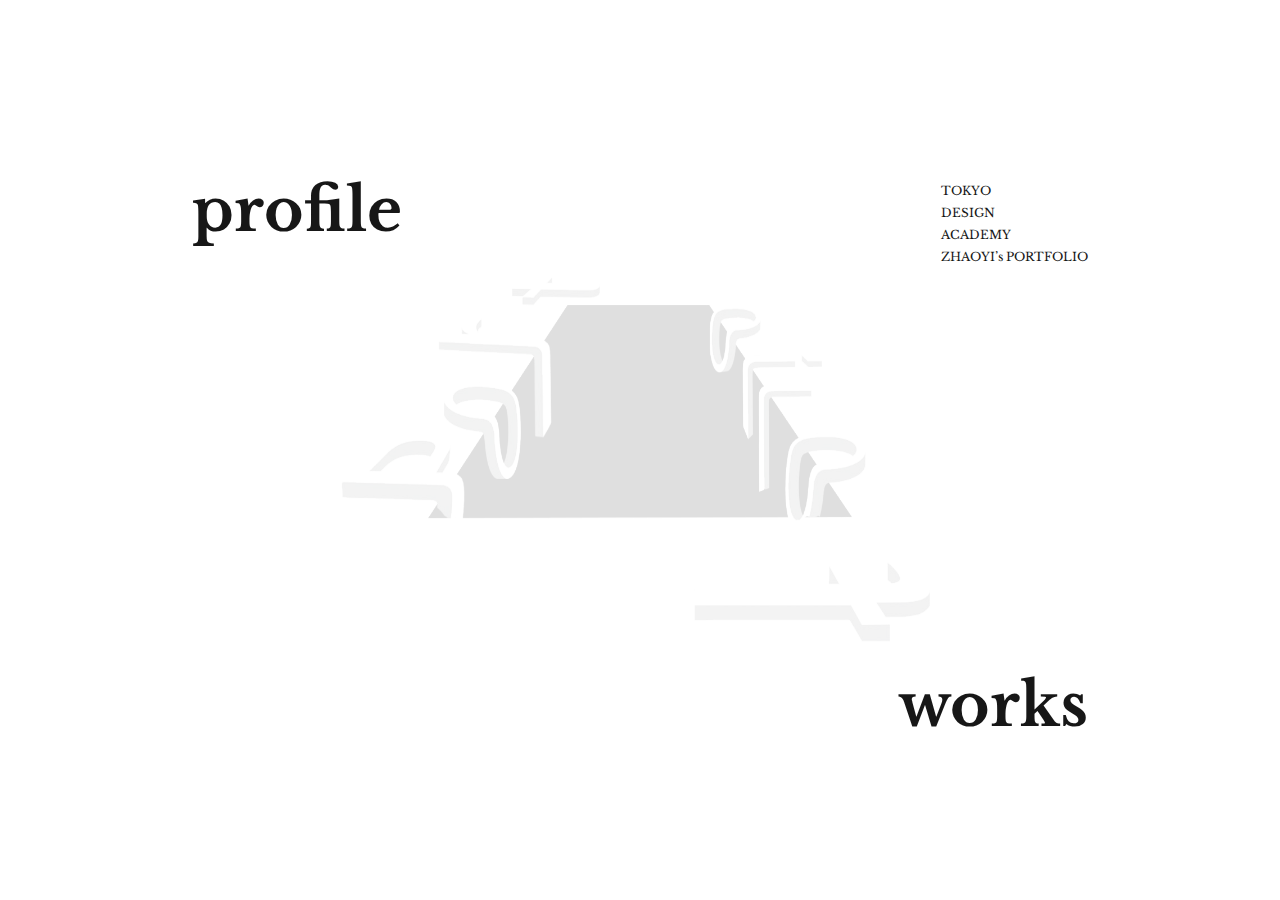
<file: index.html>
<!doctype html>
<html>
<head>
<meta charset="UTF-8">
<title>趙禕 ZHAOYI</title>
	<link rel="stylesheet" href="css/reset.css">
	<link rel="stylesheet" href="https://use.fontawesome.com/releases/v5.8.2/css/all.css" integrity="sha384-oS3vJWv+0UjzBfQzYUhtDYW+Pj2yciDJxpsK1OYPAYjqT085Qq/1cq5FLXAZQ7Ay" crossorigin="anonymous">
	<link href="https://fonts.googleapis.com/css?family=Libre+Baskerville:400,700&display=swap" rel="stylesheet">
	<link rel="stylesheet" href="css/style.css">
	<link rel="stylesheet" href="css/menu.css">
</head>

<body>
	<div class="open"><img src="images/open1.png" alt=""></div>
	<main>
		<ul>
			<li><a href="profile.html">profile</a></li>
		</ul>
		<p>TOKYO<br>DESIGN<br>ACADEMY<br>ZHAOYI’s  PORTFOLIO</p>
		<ul>
			<li><a href="works.html">works</a></li>
		</ul>
	</main>
	<div class="menubtn"></div>
	<div class="menuafter"></div>
	<div class="menu">
			<div class="menuleft">
			<li><a href="index.html">Home</a></li>
			<li class="profile"><a href="profile.html">Profile</a></li>
			</div><!--left-->
			<li class="works"><a href="works.html">Works</a></li>
			<div class="menuright">
			<li><a href="web.html">Web Design</a></li>
			<li><a href="ad.html">Advertising</a></li>
			<li><a href="package.html">Package</a></li>
			<li><a href="others.html">Others</a></li>
			</div><!--right-->
	</div><!--menu-->
	<script src="https://ajax.googleapis.com/ajax/libs/jquery/3.4.1/jquery.min.js"></script>
	<script>
		$('.open').css('display','none').fadeIn(3000);
		$('.white').show(3500,'fast');
		$('.menubtn').on({
			'click':function(){
				$('.menubtn').toggleClass('menubtnc');
				$('.menu').toggleClass('menuafter');
				$('.open').toggle(500);
			}
		});
	</script>
</body>
</html>
</file>
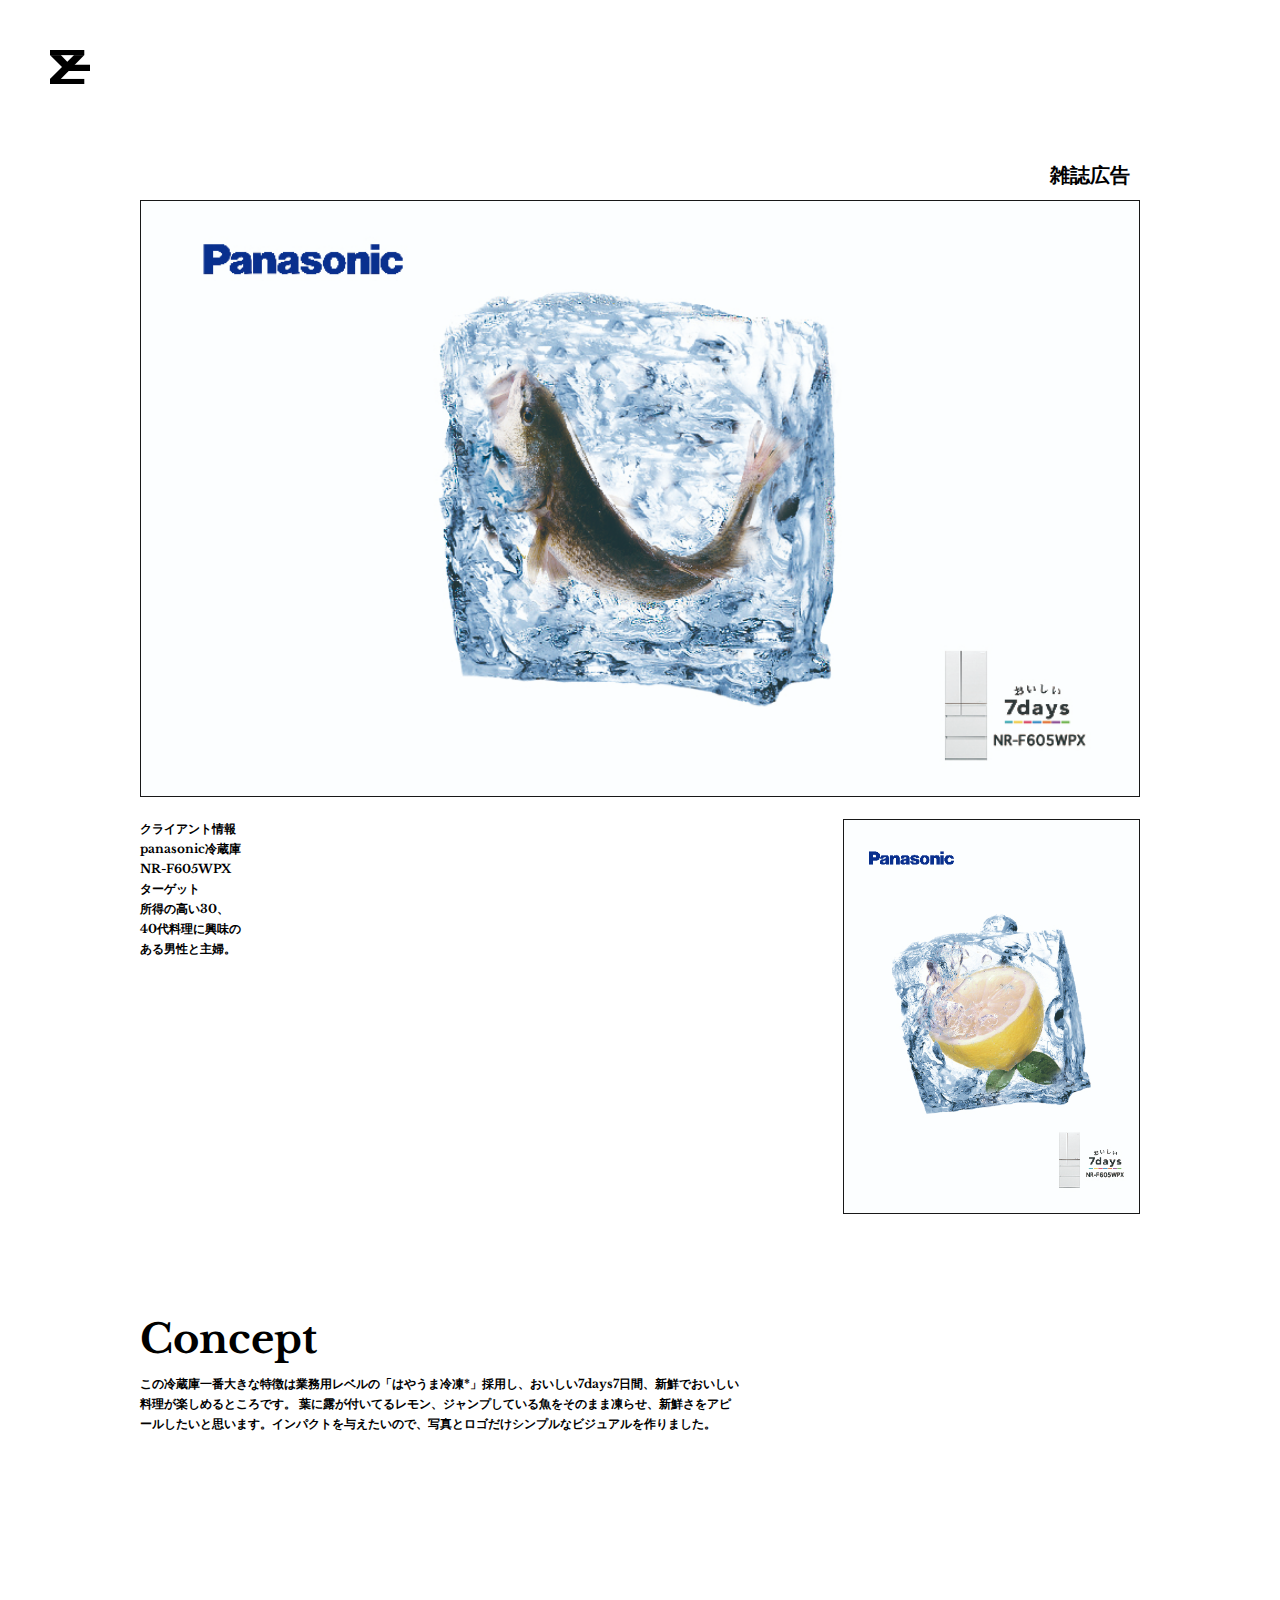
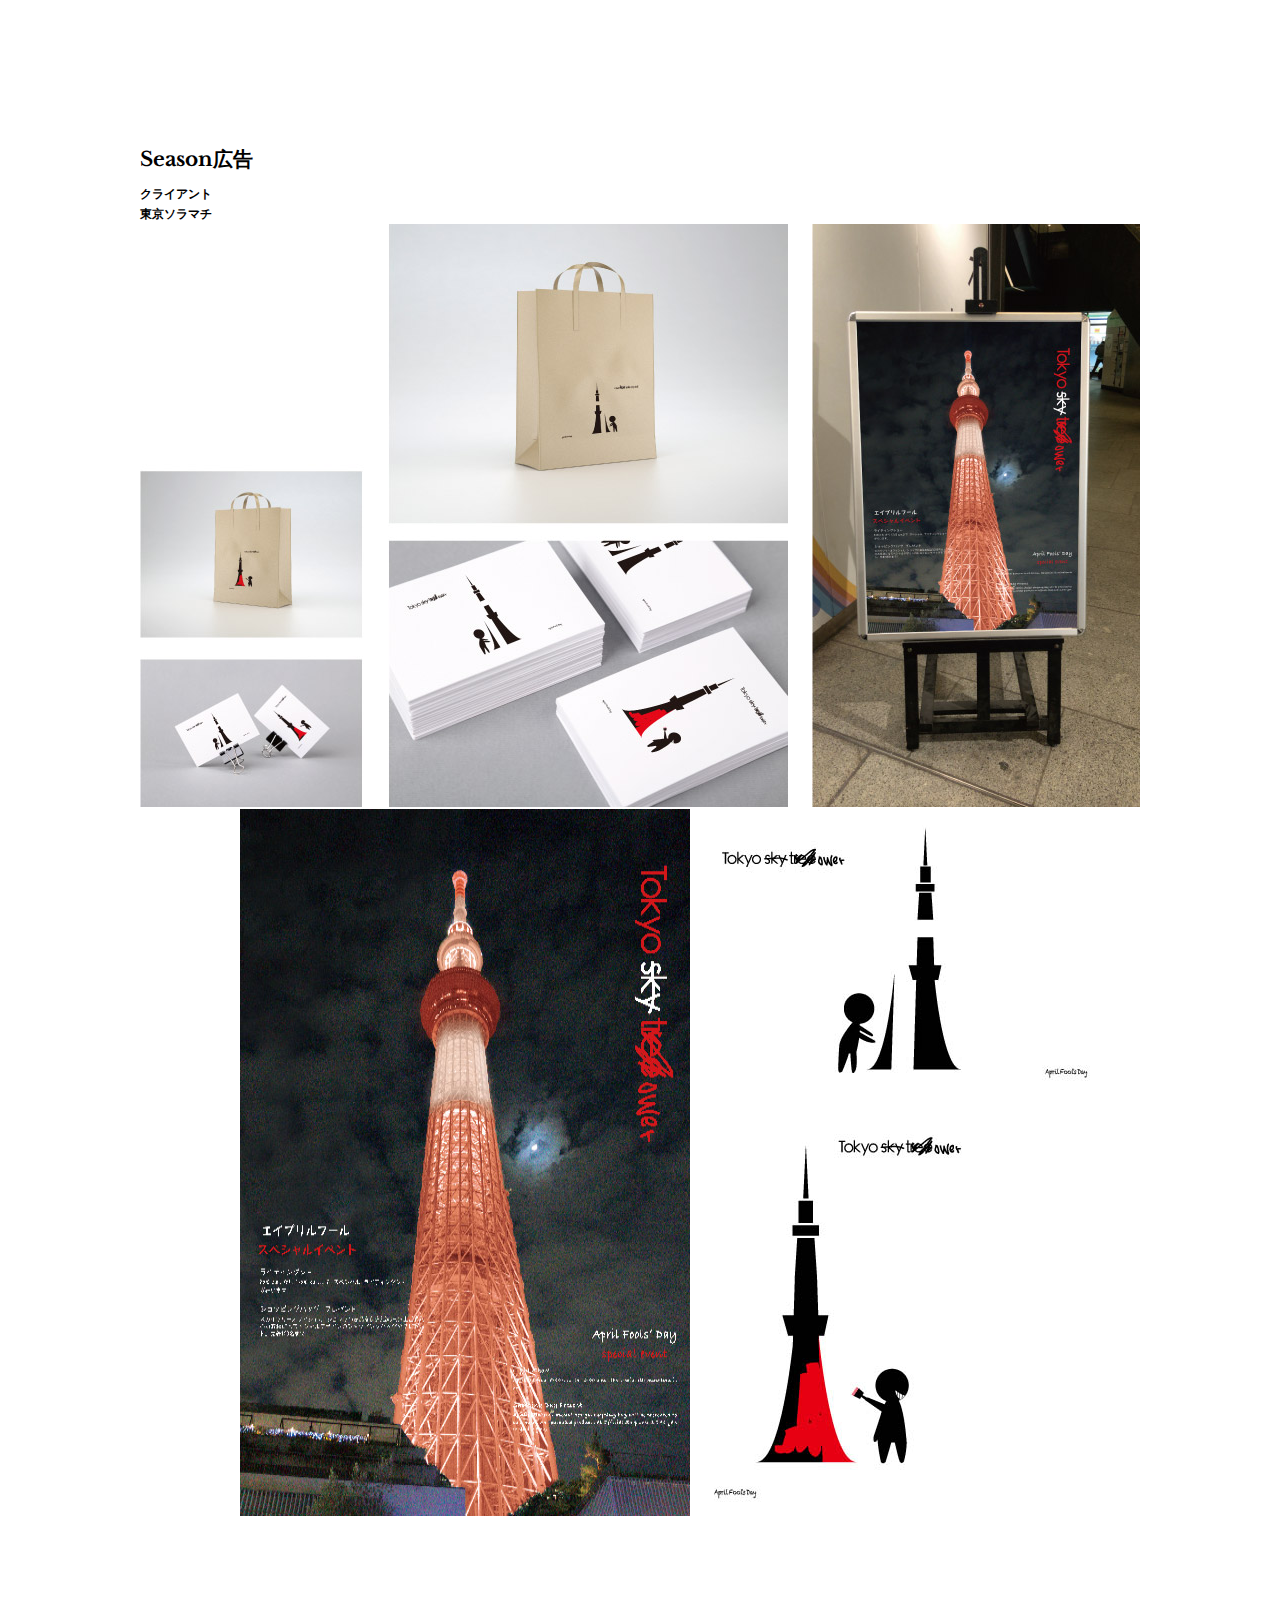
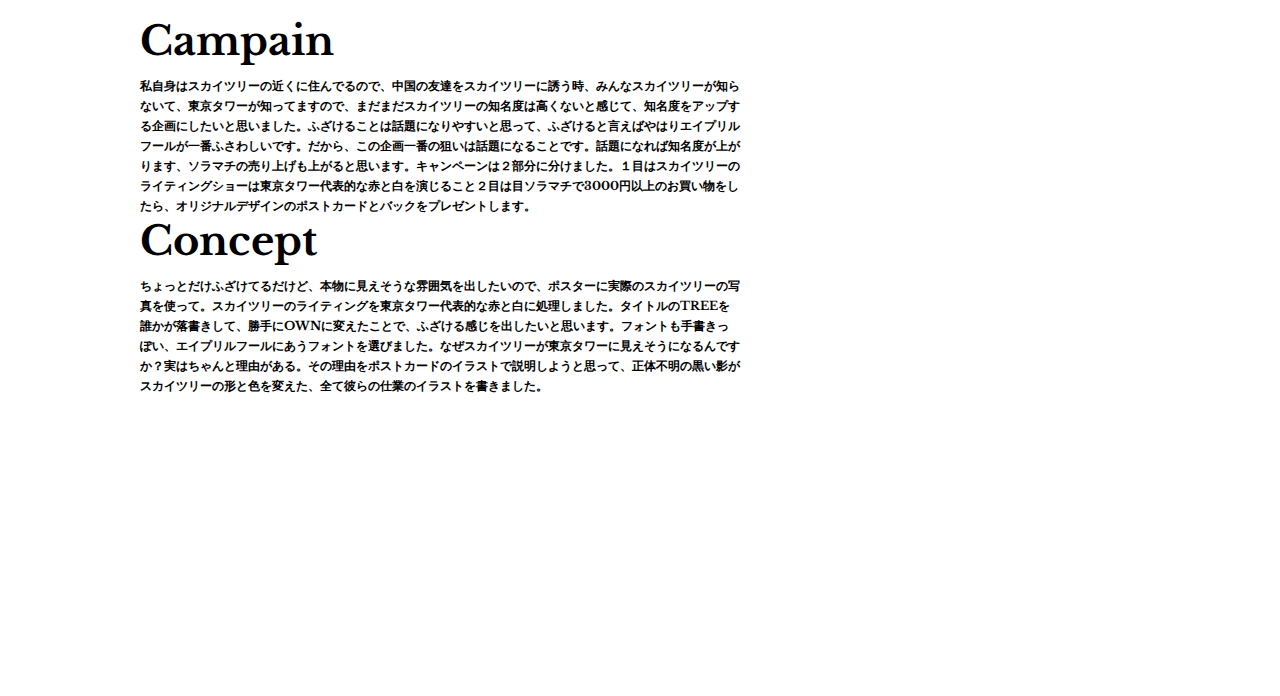
<file: ad.html>
<!doctype html>
<html>
<head>
<meta charset="UTF-8">
<title>Advertising</title>
	<link rel="stylesheet" href="css/reset.css">
	<link rel="stylesheet" href="https://use.fontawesome.com/releases/v5.8.2/css/all.css" integrity="sha384-oS3vJWv+0UjzBfQzYUhtDYW+Pj2yciDJxpsK1OYPAYjqT085Qq/1cq5FLXAZQ7Ay" crossorigin="anonymous">
	<link href="https://fonts.googleapis.com/css?family=Libre+Baskerville:400,700&display=swap" rel="stylesheet">
	<link rel="stylesheet" href="css/ad.css">
	<link rel="stylesheet" href="css/menu.css">	
</head>

<body>
	<div class="logo"><a href="index.html"><img src="images/logo.png" alt=""></a></div>
	<div class="menubtn"></div>
	<div class="menuafter"></div>
	<div class="menu">
			<div class="menuleft">
			<li><a href="index.html">Home</a></li>
			<li><a href="profile.html">Profile</a></li>
			</div><!--left-->
			<li class="works"><a href="works.html">Works</a></li>
			<div class="menuright">
			<li><a href="web.html">Web Design</a></li>
			<li><a href="ad.html">Advertising</a></li>
			<li><a href="package.html">Package</a></li>
			<li><a href="#">Others</a></li>
			<li><a href="#"></a></li>
			</div><!--right-->
	</div><!--menu-->
	<main>
		<h1>雑誌広告</h1>
		<div>
			<img class="mtop" src="images/ad1.jpg" alt="">
			<div class="munder">
				<p>クライアント情報<br>panasonic冷蔵庫NR-F605WPX<br>ターゲット<br>所得の高い30、40代料理に興味のある男性と主婦。</p>
				<img src="images/ad3s.jpg" alt="">
			</div>
		</div>
		<div class="concept">
			<h2>Concept</h2>
			<p>この冷蔵庫一番大きな特徴は業務用レベルの「はやうま冷凍*」採用し、おいしい7days7日間、新鮮でおいしい料理が楽しめるところです。
			葉に露が付いてるレモン、ジャンプしている魚をそのまま凍らせ、新鮮さをアピールしたいと思います。インパクトを与えたいので、写真とロゴだけシンプルなビジュアルを作りました。</p>
		</div>
		<h1>Season広告</h1>
		<p>クライアント<br>東京ソラマチ</p>
		<div>
			<img class="stop" src="images/ad7.jpg" alt="">
			<div class="sunder">
				<img src="images/ad4.jpg" alt="">
				<div class="sunderright">
					<img src="images/ad5.jpg" alt="">
					<img src="images/ad6.jpg" alt="">
				</div>
			</div>
		</div>
		<div class="concept">
			<h2>Campain</h2>
			<p>私自身はスカイツリーの近くに住んでるので、中国の友達をスカイツリーに誘う時、みんなスカイツリーが知らないて、東京タワーが知ってますので、まだまだスカイツリーの知名度は高くないと感じて、知名度をアップする企画にしたいと思いました。ふざけることは話題になりやすいと思って、ふざけると言えばやはりエイプリルフールが一番ふさわしいです。だから、この企画一番の狙いは話題になることです。話題になれば知名度が上がります、ソラマチの売り上げも上がると思います。キャンペーンは２部分に分けました。１目はスカイツリーのライティングショーは東京タワー代表的な赤と白を演じること２目は目ソラマチで3000円以上のお買い物をしたら、オリジナルデザインのポストカードとバックをプレゼントします。</p>
			<h2>Concept</h2>
			<p>ちょっとだけふざけてるだけど、本物に見えそうな雰囲気を出したいので、ポスターに実際のスカイツリーの写真を使って。スカイツリーのライティングを東京タワー代表的な赤と白に処理しました。タイトルのTREEを誰かが落書きして、勝手にOWNに変えたことで、ふざける感じを出したいと思います。フォントも手書きっぽい、エイプリルフールにあうフォントを選びました。なぜスカイツリーが東京タワーに見えそうになるんですか？実はちゃんと理由がある。その理由をポストカードのイラストで説明しようと思って、正体不明の黒い影がスカイツリーの形と色を変えた、全て彼らの仕業のイラストを書きました。</p>
		</div>
	</main>
		<div class="return"><i class="fas fa-caret-up"></i></div>
	<script src="https://ajax.googleapis.com/ajax/libs/jquery/3.4.1/jquery.min.js"></script>
	<script>
		$('.menubtn').on({
			'click':function(){
				$('.menubtn').toggleClass('menubtnc');
				$('.menu').toggleClass('menuafter');	
			}
	});
		$('.return').on({
    			'click':function(){
        $('html,body').animate({scrollTop:0},700);
    	}
	});
		$(window).scroll(function(){
    	if($(this).scrollTop()>1){
        $('.menu').fadeOut(700);
		}else{
			$('.menu').fadeIn(1);
		}
	});
		$(window).scroll(function(){
    	if($(this).scrollTop()>100){
        $('.return').fadeIn(400);
    	}else{
        $('.return').fadeOut(400);
    	}
	});
	</script>
</body>
</html>
</file>
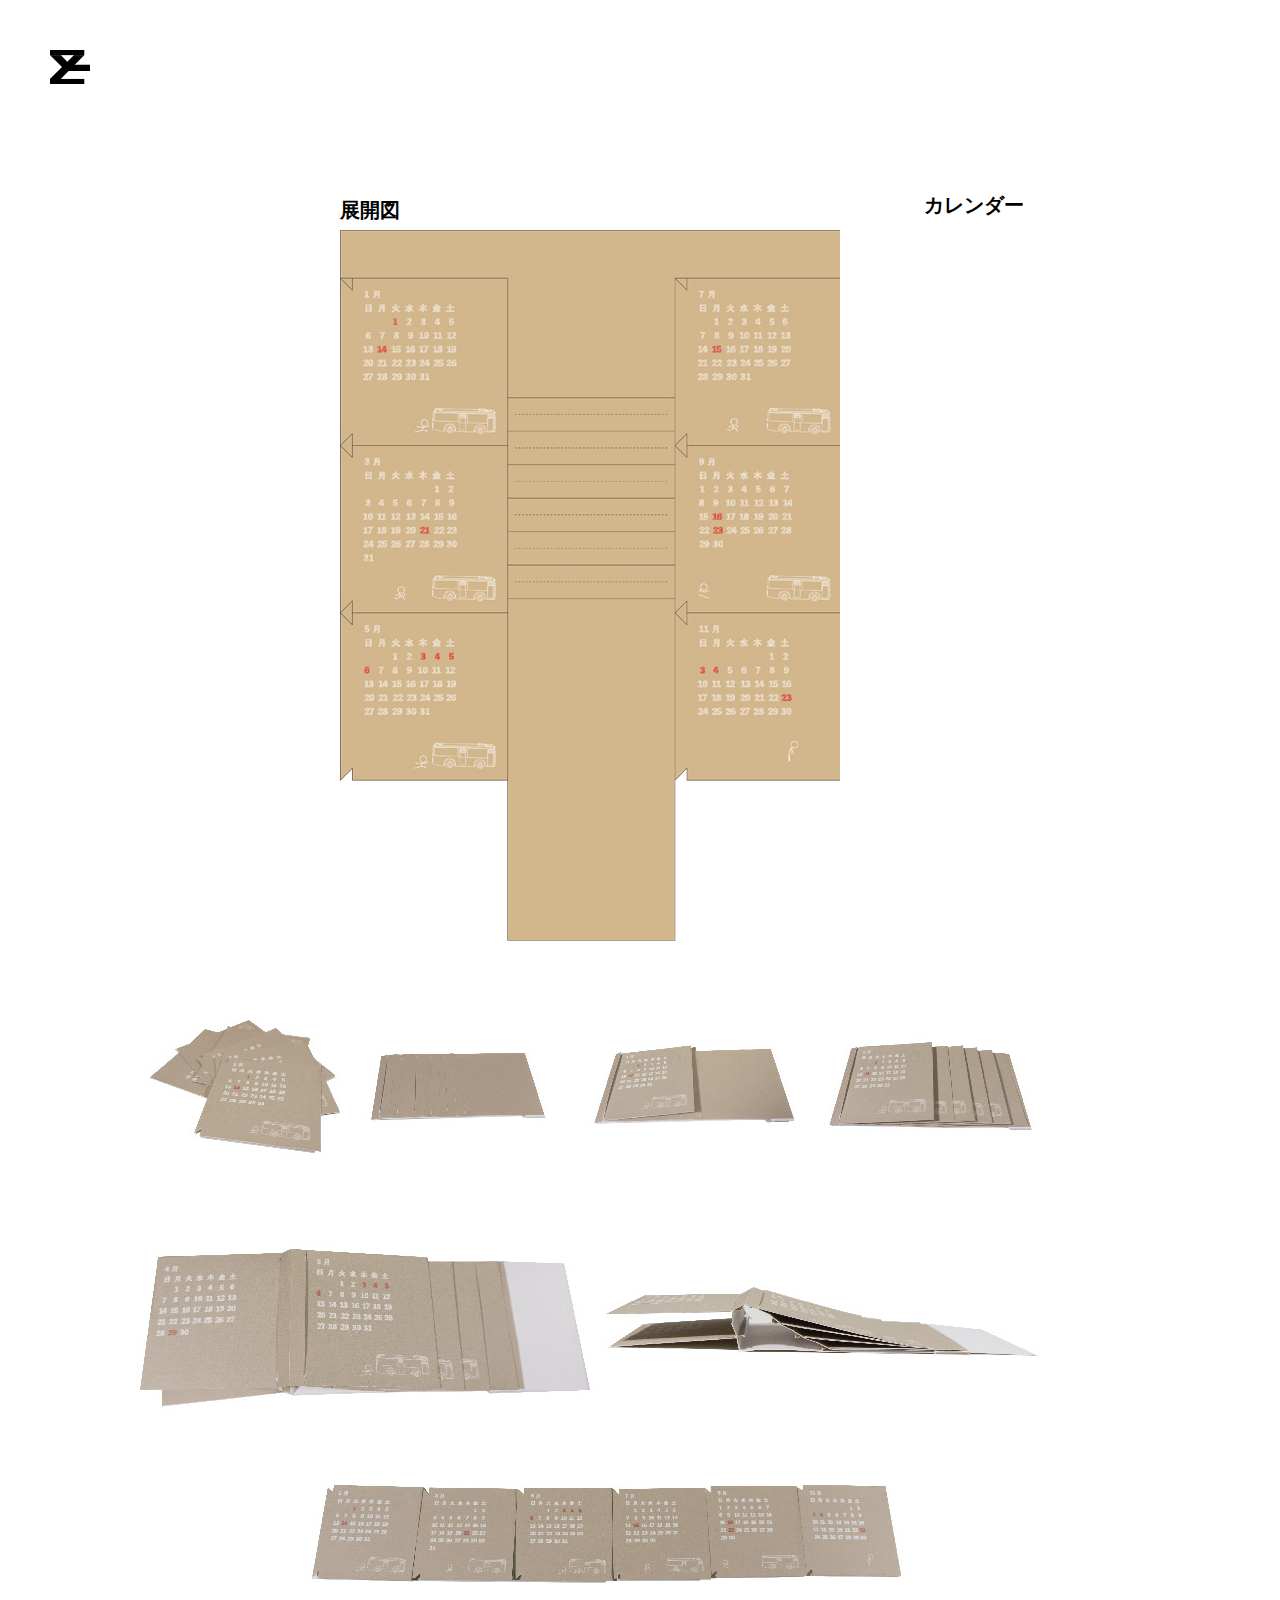
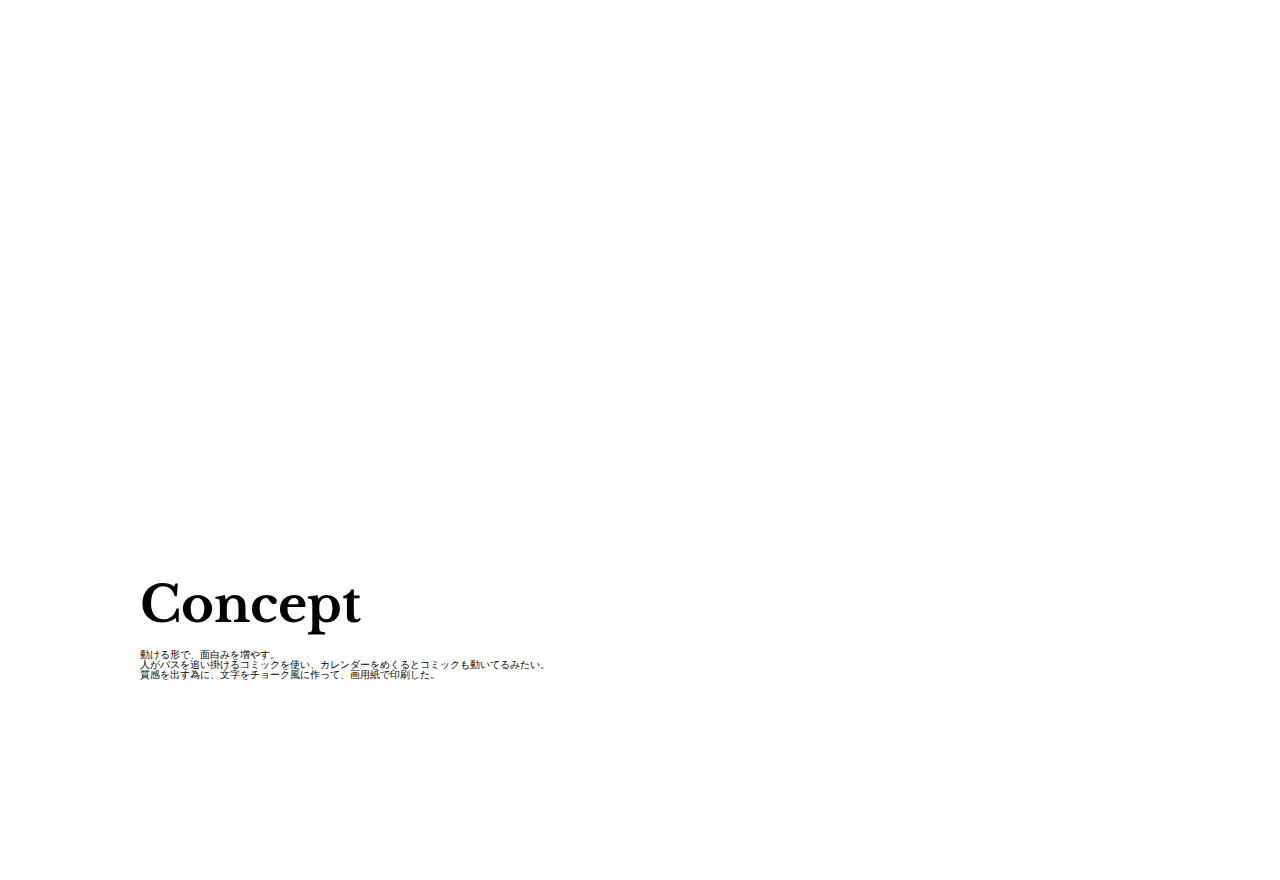
<file: others.html>
<!doctype html>
<html>
<head>
<meta charset="UTF-8">
<title>Others</title>
	<link rel="stylesheet" href="css/reset.css">
	<link rel="stylesheet" href="css/others.css">
	<link rel="stylesheet" href="css/menu.css">
	<link rel="stylesheet" href="https://use.fontawesome.com/releases/v5.8.2/css/all.css" integrity="sha384-oS3vJWv+0UjzBfQzYUhtDYW+Pj2yciDJxpsK1OYPAYjqT085Qq/1cq5FLXAZQ7Ay" crossorigin="anonymous">
	<link href="https://fonts.googleapis.com/css?family=Libre+Baskerville:400,700&display=swap" rel="stylesheet">
</head>

<body>
	<div class="logo"><a href="index.html"><img src="images/logo.png" alt=""></a></div>
	<div class="menubtn"></div>
	<div class="menuafter"></div>
	<div class="menu">
			<div class="menuleft">
			<li><a href="index.html">Home</a></li>
			<li><a href="profile.html">Profile</a></li>
			</div><!--left-->
			<li class="works"><a href="works.html">Works</a></li>
			<div class="menuright">
			<li><a href="web.html">Web Design</a></li>
			<li><a href="ad.html">Advertising</a></li>
			<li><a href="package.html">Package</a></li>
			<li><a href="others.html">Others</a></li>
			</div><!--right-->
	</div><!--menu-->
	<main>
		<h1>カレンダー</h1>
		<div>
			<div class="imgtop">
				<h3>展開図</h3>
				<img src="images/rili1.jpg" alt="">
			</div>
			<div class="imgunder">
				<img src="images/rili2.jpg" alt="">
			</div>
			<div class="video">
				<iframe width="560" height="315" src="https://www.youtube.com/embed/hnOUKf0gBqo" frameborder="0" allow="accelerometer; autoplay; encrypted-media; gyroscope; picture-in-picture" allowfullscreen></iframe>
			</div>
		</div>
		<div class="concept">
			<h2>Concept</h2>
			<p>動ける形で、面白みを増やす。<br>人がバスを追い掛けるコミックを使い、カレンダーをめくるとコミックも動いてるみたい。<br>質感を出す為に、文字をチョーク風に作って、画用紙で印刷した。</p>
		</div>
	</main>
		<div class="return"><i class="fas fa-caret-up"></i></div>
	<script src="https://ajax.googleapis.com/ajax/libs/jquery/3.4.1/jquery.min.js"></script>
	<script>
		$('.menubtn').on({
			'click':function(){
				$('.menubtn').toggleClass('menubtnc');
				$('.menu').toggleClass('menuafter');	
			}
	});
		$('.return').on({
    			'click':function(){
        $('html,body').animate({scrollTop:0},700);
    	}
	});
		$(window).scroll(function(){
    	if($(this).scrollTop()>1){
        $('.menu').fadeOut(700);
		}else{
			$('.menu').fadeIn(1);
		}
	});
		$(window).scroll(function(){
    	if($(this).scrollTop()>100){
        $('.return').fadeIn(400);
    	}else{
        $('.return').fadeOut(400);
    	}
	});
	</script>
</body>
</html>
</file>
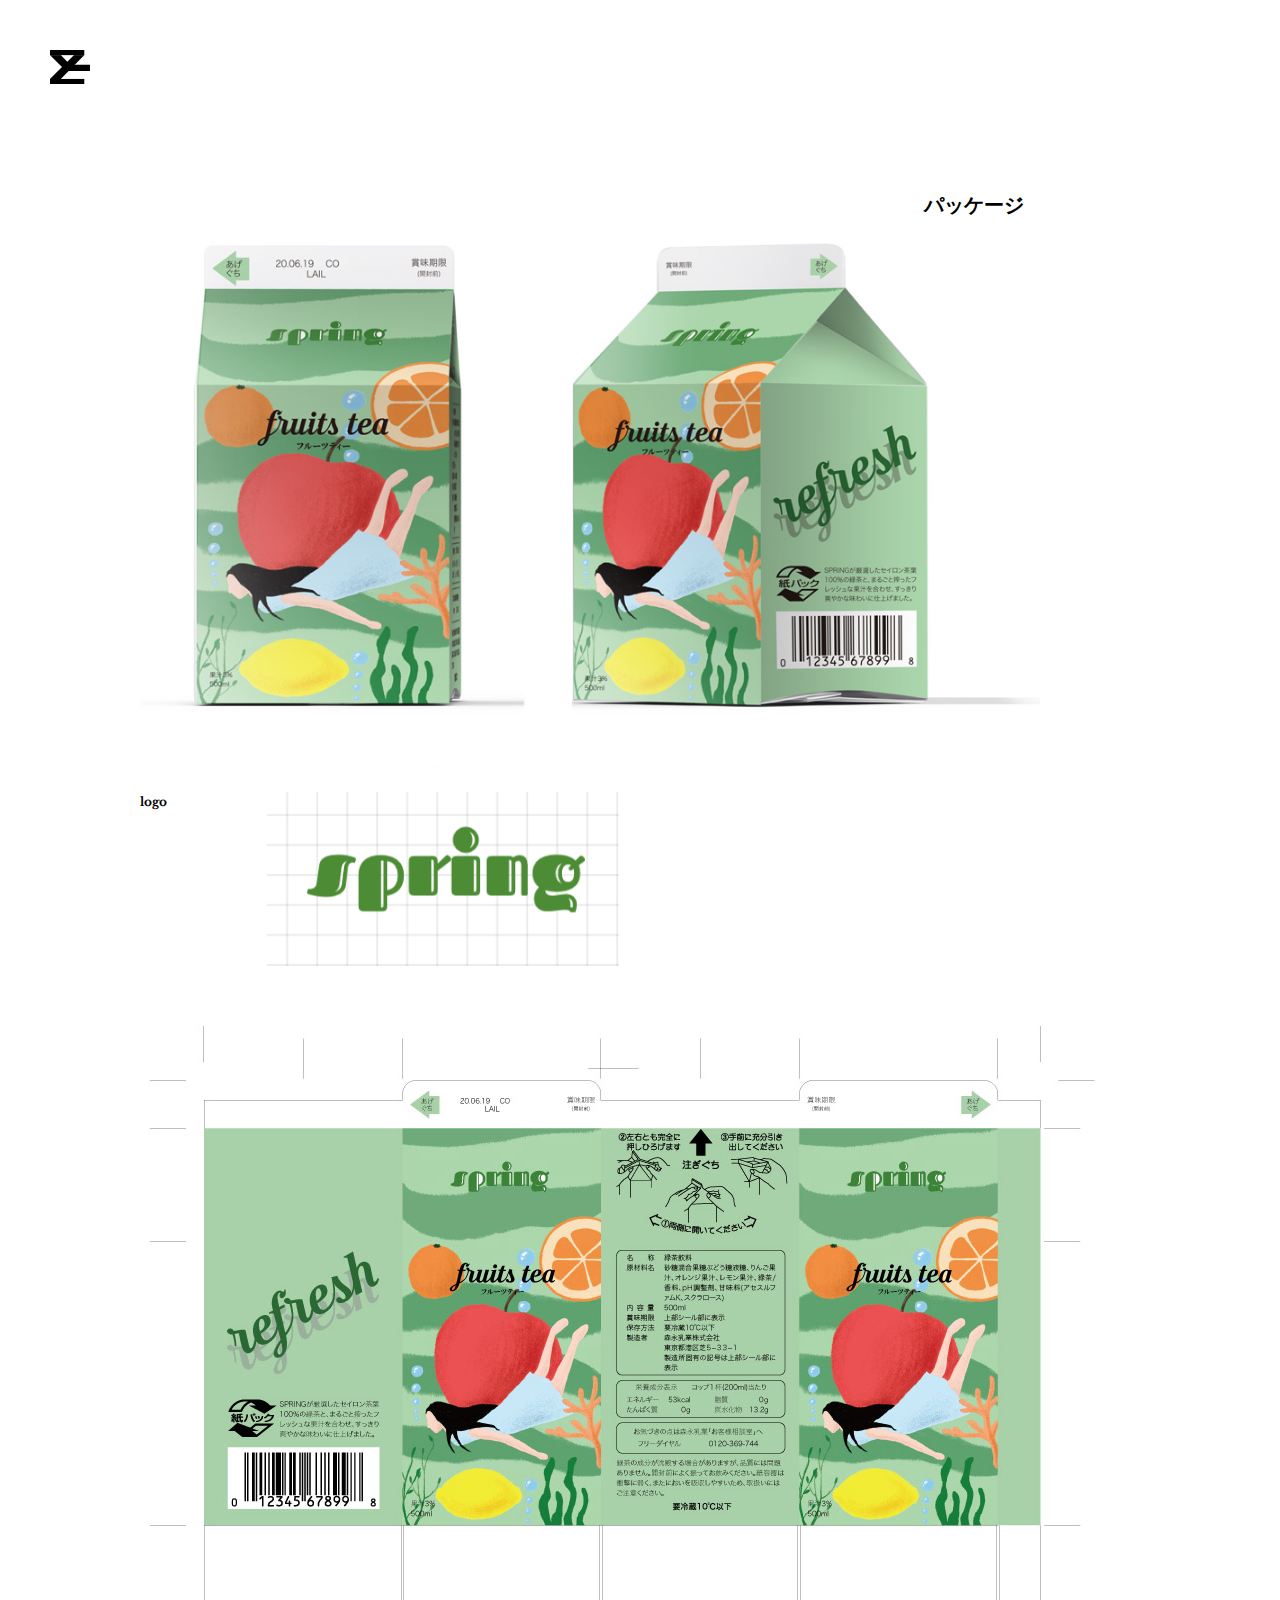
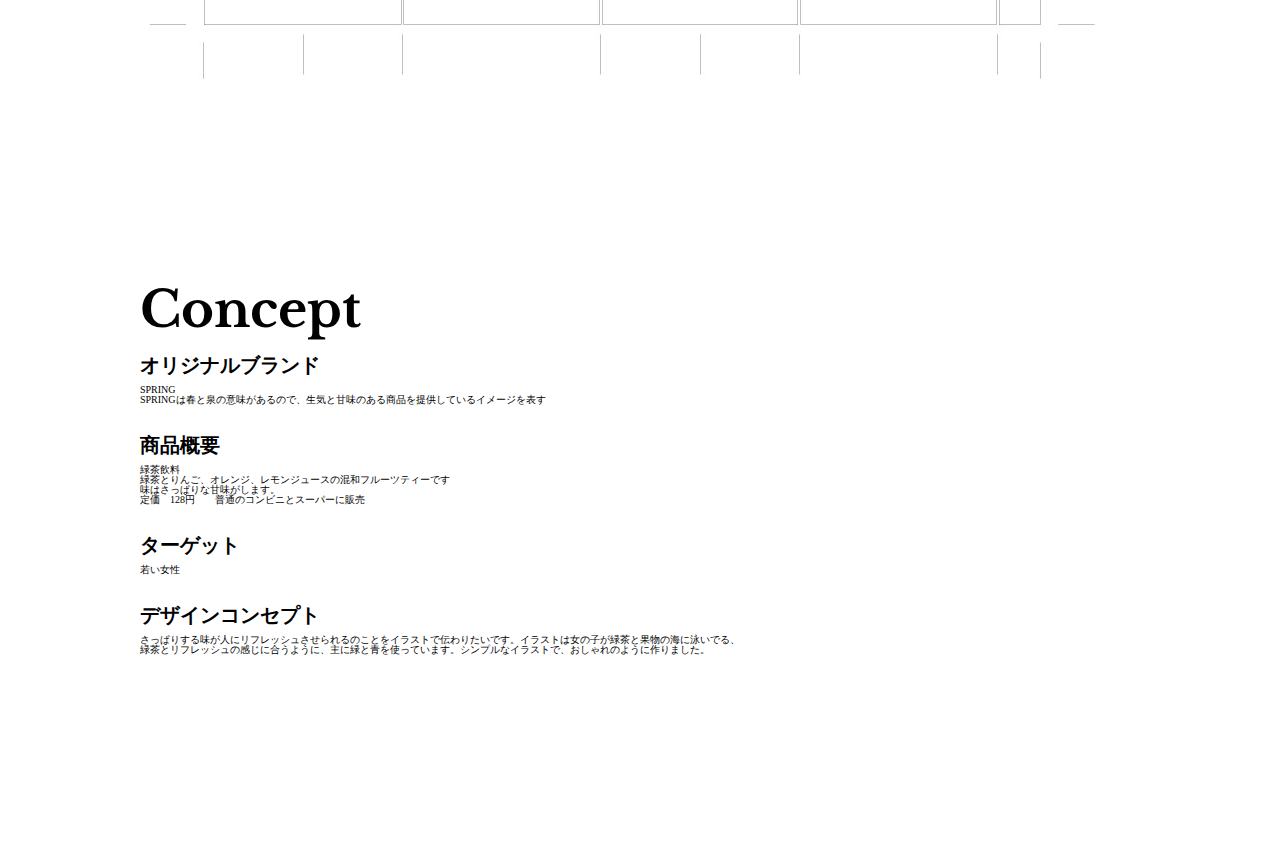
<file: package.html>
<!doctype html>
<html>
<head>
<meta charset="UTF-8">
<title>Package</title>
	<link rel="stylesheet" href="css/reset.css">
	<link rel="stylesheet" href="css/package.css">
	<link rel="stylesheet" href="css/menu.css">
	<link rel="stylesheet" href="https://use.fontawesome.com/releases/v5.8.2/css/all.css" integrity="sha384-oS3vJWv+0UjzBfQzYUhtDYW+Pj2yciDJxpsK1OYPAYjqT085Qq/1cq5FLXAZQ7Ay" crossorigin="anonymous">
	<link href="https://fonts.googleapis.com/css?family=Libre+Baskerville:400,700&display=swap" rel="stylesheet">
</head>

<body>
	<div class="logo"><a href="index.html"><img src="images/logo.png" alt=""></a></div>
	<div class="menubtn"></div>
	<div class="menuafter"></div>
	<div class="menu">
			<div class="menuleft">
			<li><a href="index.html">Home</a></li>
			<li><a href="profile.html">Profile</a></li>
			</div><!--left-->
			<li class="works"><a href="works.html">Works</a></li>
			<div class="menuright">
			<li><a href="web.html">Web Design</a></li>
			<li><a href="ad.html">Advertising</a></li>
			<li><a href="package.html">Package</a></li>
			<li><a href="others.html">Others</a></li>
			</div><!--right-->
	</div><!--menu-->
	<main>
		<h1>パッケージ</h1>
		<div>
			<img class="imgtop" src="images/package1.jpg" alt="">
			<div class="imgunder">
				<p>logo</p>
				<img src="images/packagelogo.png" alt="">
			</div>
			<img src="images/package2.jpg" alt="">
		</div>
		<div class="concept">
			<h2>Concept</h2>
			<h3>オリジナルブランド</h3>
			<p>SPRING<br>SPRINGは春と泉の意味があるので、生気と甘味のある商品を提供しているイメージを表す</p>
			<h3>商品概要</h3>
			<p>緑茶飲料<br>緑茶とりんご、オレンジ、レモンジュースの混和フルーツティーです<br>味はさっぱりな甘味がします。<br>定価　128円　　普通のコンビニとスーパーに販売</p>
			<h3>ターゲット</h3>
			<p>若い女性</p>
			<h3>デザインコンセプト</h3>
			<p>さっぱりする味が人にリフレッシュさせられるのことをイラストで伝わりたいです。イラストは女の子が緑茶と果物の海に泳いでる、緑茶とリフレッシュの感じに合うように、主に緑と青を使っています。シンプルなイラストで、おしゃれのように作りました。</p>
		</div>
	</main>
		<div class="return"><i class="fas fa-caret-up"></i></div>
	<script src="https://ajax.googleapis.com/ajax/libs/jquery/3.4.1/jquery.min.js"></script>
	<script>
		$('.menubtn').on({
			'click':function(){
				$('.menubtn').toggleClass('menubtnc');
				$('.menu').toggleClass('menuafter');	
			}
	});
		$('.return').on({
    			'click':function(){
        $('html,body').animate({scrollTop:0},700);
    	}
	});
		$(window).scroll(function(){
    	if($(this).scrollTop()>1){
        $('.menu').fadeOut(700);
		}else{
			$('.menu').fadeIn(1);
		}
	});
		$(window).scroll(function(){
    	if($(this).scrollTop()>100){
        $('.return').fadeIn(400);
    	}else{
        $('.return').fadeOut(400);
    	}
	});
	</script>
</body>
</html>
</file>
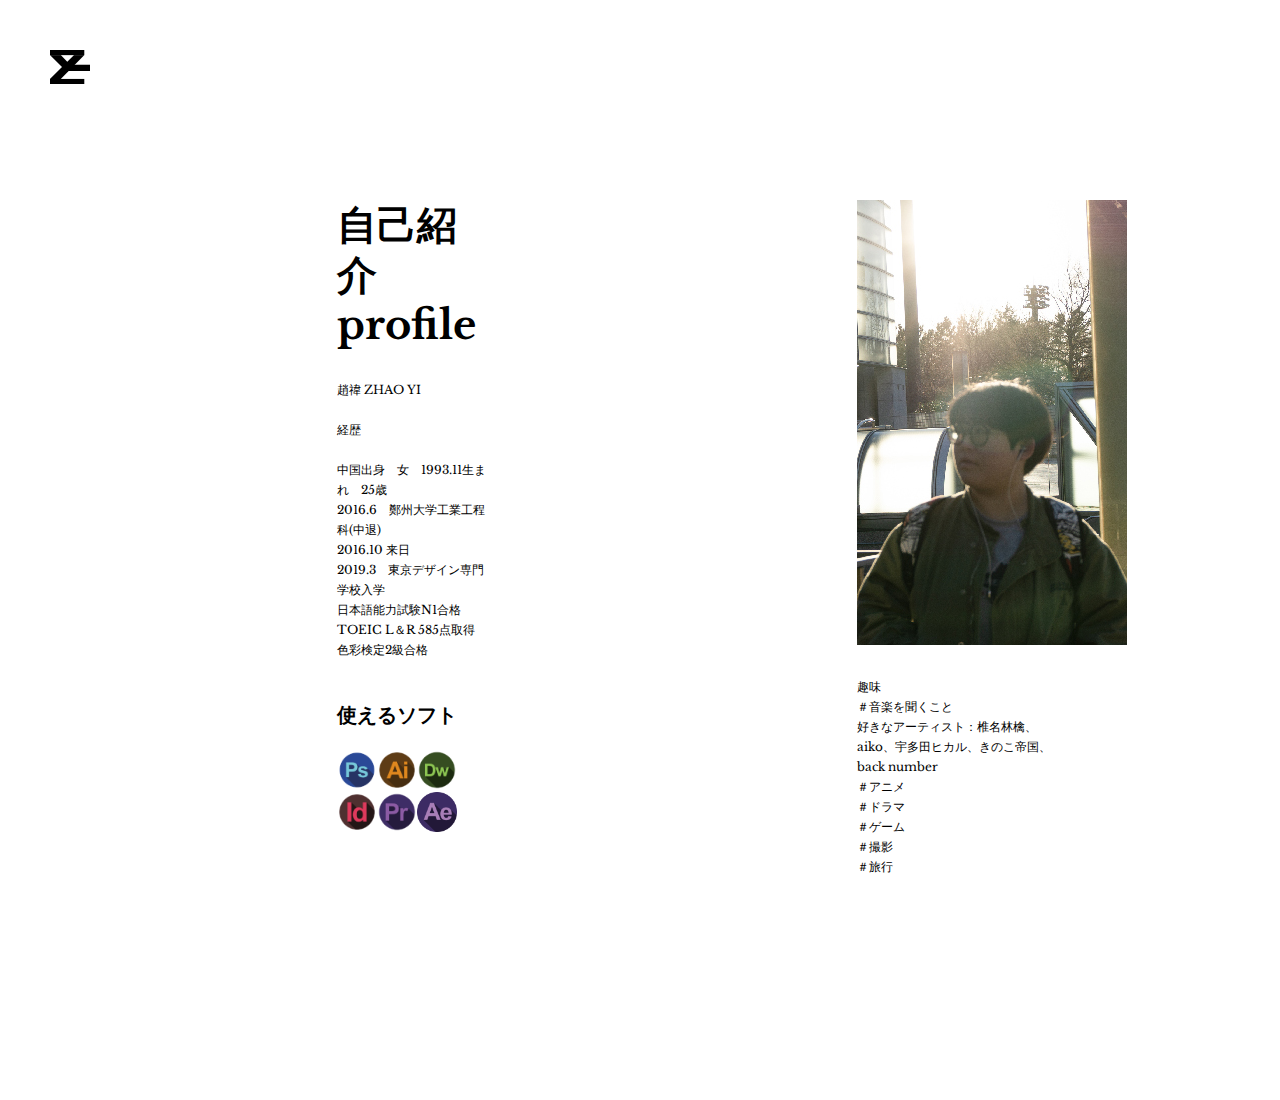
<file: profile.html>
<!doctype html>
<html>
<head>
<meta charset="UTF-8">
<title>Profile</title>
	<link rel="stylesheet" href="css/reset.css">
	<link rel="stylesheet" href="https://use.fontawesome.com/releases/v5.8.2/css/all.css" integrity="sha384-oS3vJWv+0UjzBfQzYUhtDYW+Pj2yciDJxpsK1OYPAYjqT085Qq/1cq5FLXAZQ7Ay" crossorigin="anonymous">
	<link href="https://fonts.googleapis.com/css?family=Libre+Baskerville:400,700&display=swap" rel="stylesheet">
	<link rel="stylesheet" href="css/profile.css">
	<link rel="stylesheet" href="css/menu.css">
</head>

<body>
    <div class="logo"><a href="index.html"><img src="images/logo.png" alt=""></a></div>
	<div class="menubtn"></div>
	<div class="menuafter"></div>
	<div class="menu">
			<div class="menuleft">
			<li><a href="index.html">Home</a></li>
			<li><a href="profile.html">Profile</a></li>
			</div><!--left-->
			<li class="works"><a href="works.html">Works</a></li>
			<div class="menuright">
			<li><a href="web.html">Web Design</a></li>
			<li><a href="ad.html">Advertising</a></li>
			<li><a href="package.html">Package</a></li>
			<li><a href="others.html">Others</a></li>
			</div><!--right-->
	</div><!--menu-->
	<main>
	<div class="left">
		<h1>自己紹介<br>profile</h1>
		<p>趙禕 ZHAO YI<br><br>経歴<br><br>中国出身　女　1993.11生まれ　25歳<br>2016.6　鄭州大学工業工程科(中退)<br>2016.10 来日<br>2019.3　東京デザイン専門学校入学<br>日本語能力試験N1合格<br>TOEIC L＆R 585点取得<br>色彩検定2級合格</p>
		<h2>使えるソフト</h2>
		<div class="soft">
			<ul>
				<li><img src="images/ps.png" alt=""></li>
				<li><img src="images/ai.png" alt=""></li>
				<li><img src="images/dw.png" alt=""></li>
				<li><img src="images/id.png" alt=""></li>
				<li><img src="images/pr.png" alt=""></li>
				<li><img src="images/ae.png" alt=""></li>
			</ul>
		</div>
	</div>
	<div class="right">
		<img src="images/photo.jpg" alt="">
		<p>趣味<br>＃音楽を聞くこと<br>好きなアーティスト：椎名林檎、aiko、宇多田ヒカル、きのこ帝国、back number<br>＃アニメ<br>＃ドラマ<br>＃ゲーム<br>＃撮影<br>＃旅行</p>
	</div>
	</main>	
		<script src="https://ajax.googleapis.com/ajax/libs/jquery/3.4.1/jquery.min.js"></script>
	<script>
		$('.menubtn').on({
			'click':function(){
				$('.menubtn').toggleClass('menubtnc');
				$('.menu').toggleClass('menuafter');	
			}
		});
		$(window).scroll(function(){
    	if($(this).scrollTop()>1){
        $('.menu').fadeOut(700);
		}else{
			$('.menu').fadeIn(1);
		}
	});
	</script>
</body>
</html>
</file>
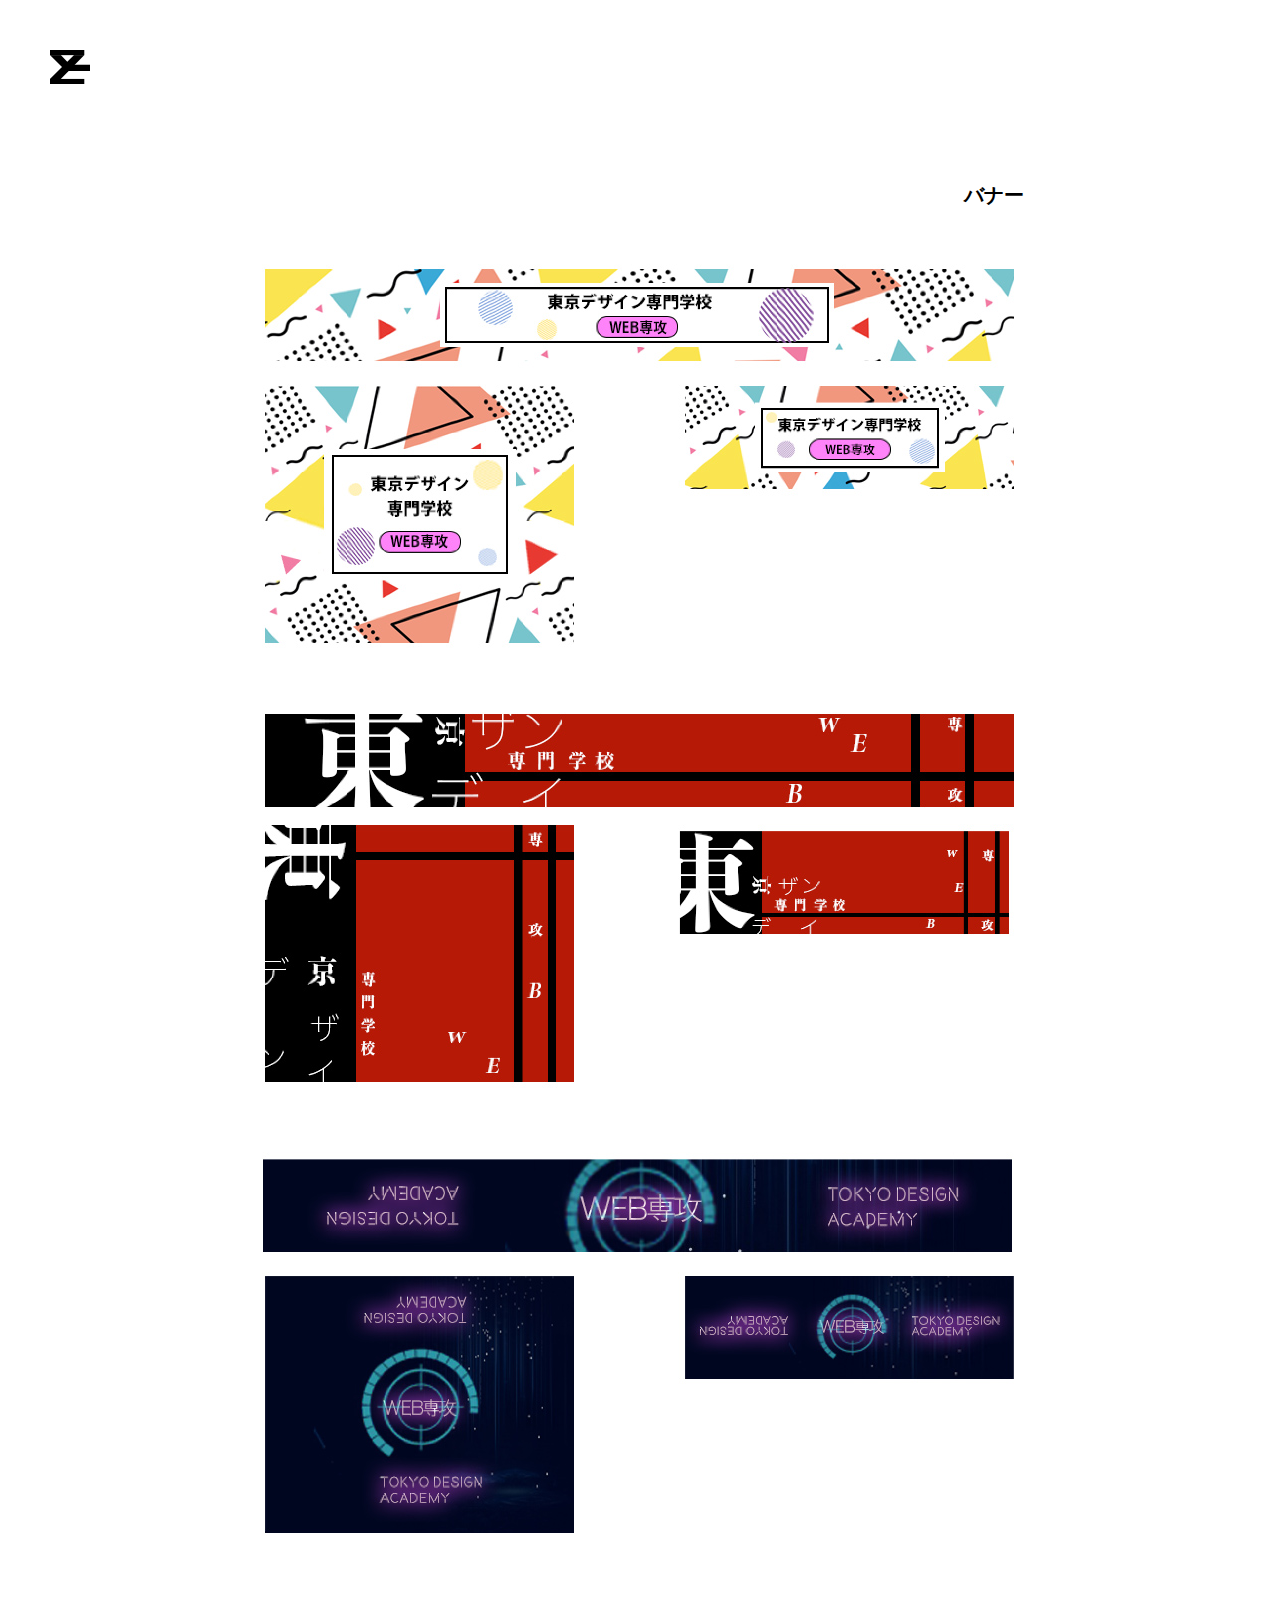
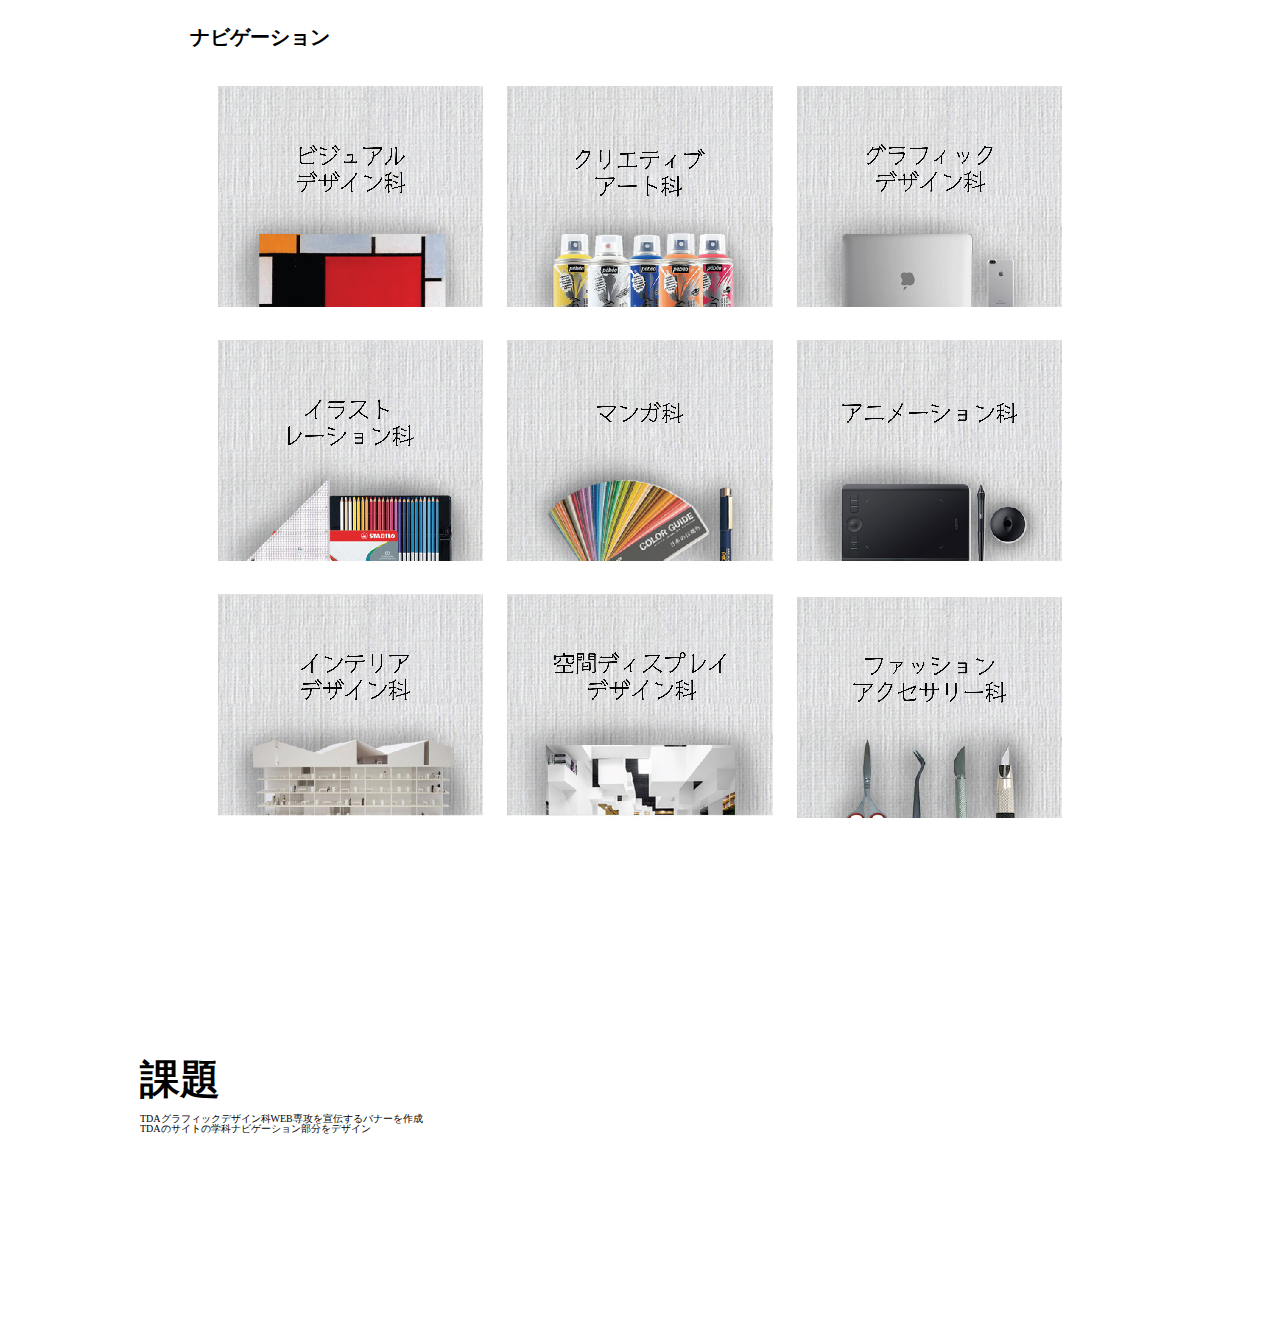
<file: web.html>
<!doctype html>
<html>
<head>
<meta charset="UTF-8">
<title>Web Design</title>
	<link rel="stylesheet" href="css/reset.css">
	<link rel="stylesheet" href="css/web.css">
	<link rel="stylesheet" href="css/menu.css">
	<link rel="stylesheet" href="https://use.fontawesome.com/releases/v5.8.2/css/all.css" integrity="sha384-oS3vJWv+0UjzBfQzYUhtDYW+Pj2yciDJxpsK1OYPAYjqT085Qq/1cq5FLXAZQ7Ay" crossorigin="anonymous">
	<link href="https://fonts.googleapis.com/css?family=Libre+Baskerville:400,700&display=swap" rel="stylesheet">
</head>

<body>
	<div class="logo"><a href="index.html"><img src="images/logo.png" alt=""></a></div>
	<div class="menubtn"></div>
	<div class="menuafter"></div>
	<div class="menu">
			<div class="menuleft">
			<li><a href="index.html">Home</a></li>
			<li><a href="profile.html">Profile</a></li>
			</div><!--left-->
			<li class="works"><a href="works.html">Works</a></li>
			<div class="menuright">
			<li><a href="web.html">Web Design</a></li>
			<li><a href="ad.html">Advertising</a></li>
			<li><a href="package.html">Package</a></li>
			<li><a href="others.html">Others</a></li>
			</div><!--right-->
	</div><!--menu-->
	<main>
		<div>
			<div class="imgtop">
				<h1>バナー</h1>
				<img src="images/web1.jpg" alt="">
			</div>
			<div class="imgunder">
				<h1>ナビゲーション</h1>
				<img src="images/web2.jpg" alt="">
			</div>
		</div>
		<div class="concept">
			<h2>課題</h2>
			<p>TDAグラフィックデザイン科WEB専攻を宣伝するバナーを作成<br>TDAのサイトの学科ナビゲーション部分をデザイン</p>
		</div>
	</main>
		<div class="return"><i class="fas fa-caret-up"></i></div>
	<script src="https://ajax.googleapis.com/ajax/libs/jquery/3.4.1/jquery.min.js"></script>
	<script>
		$('.menubtn').on({
			'click':function(){
				$('.menubtn').toggleClass('menubtnc');
				$('.menu').toggleClass('menuafter');	
			}
	});
		$('.return').on({
    			'click':function(){
        $('html,body').animate({scrollTop:0},700);
    	}
	});
		$(window).scroll(function(){
    	if($(this).scrollTop()>1){
        $('.menu').fadeOut(700);
		}else{
			$('.menu').fadeIn(1);
		}
	});
		$(window).scroll(function(){
    	if($(this).scrollTop()>100){
        $('.return').fadeIn(400);
    	}else{
        $('.return').fadeOut(400);
    	}
	});
	</script>
</body>
</html>
</file>
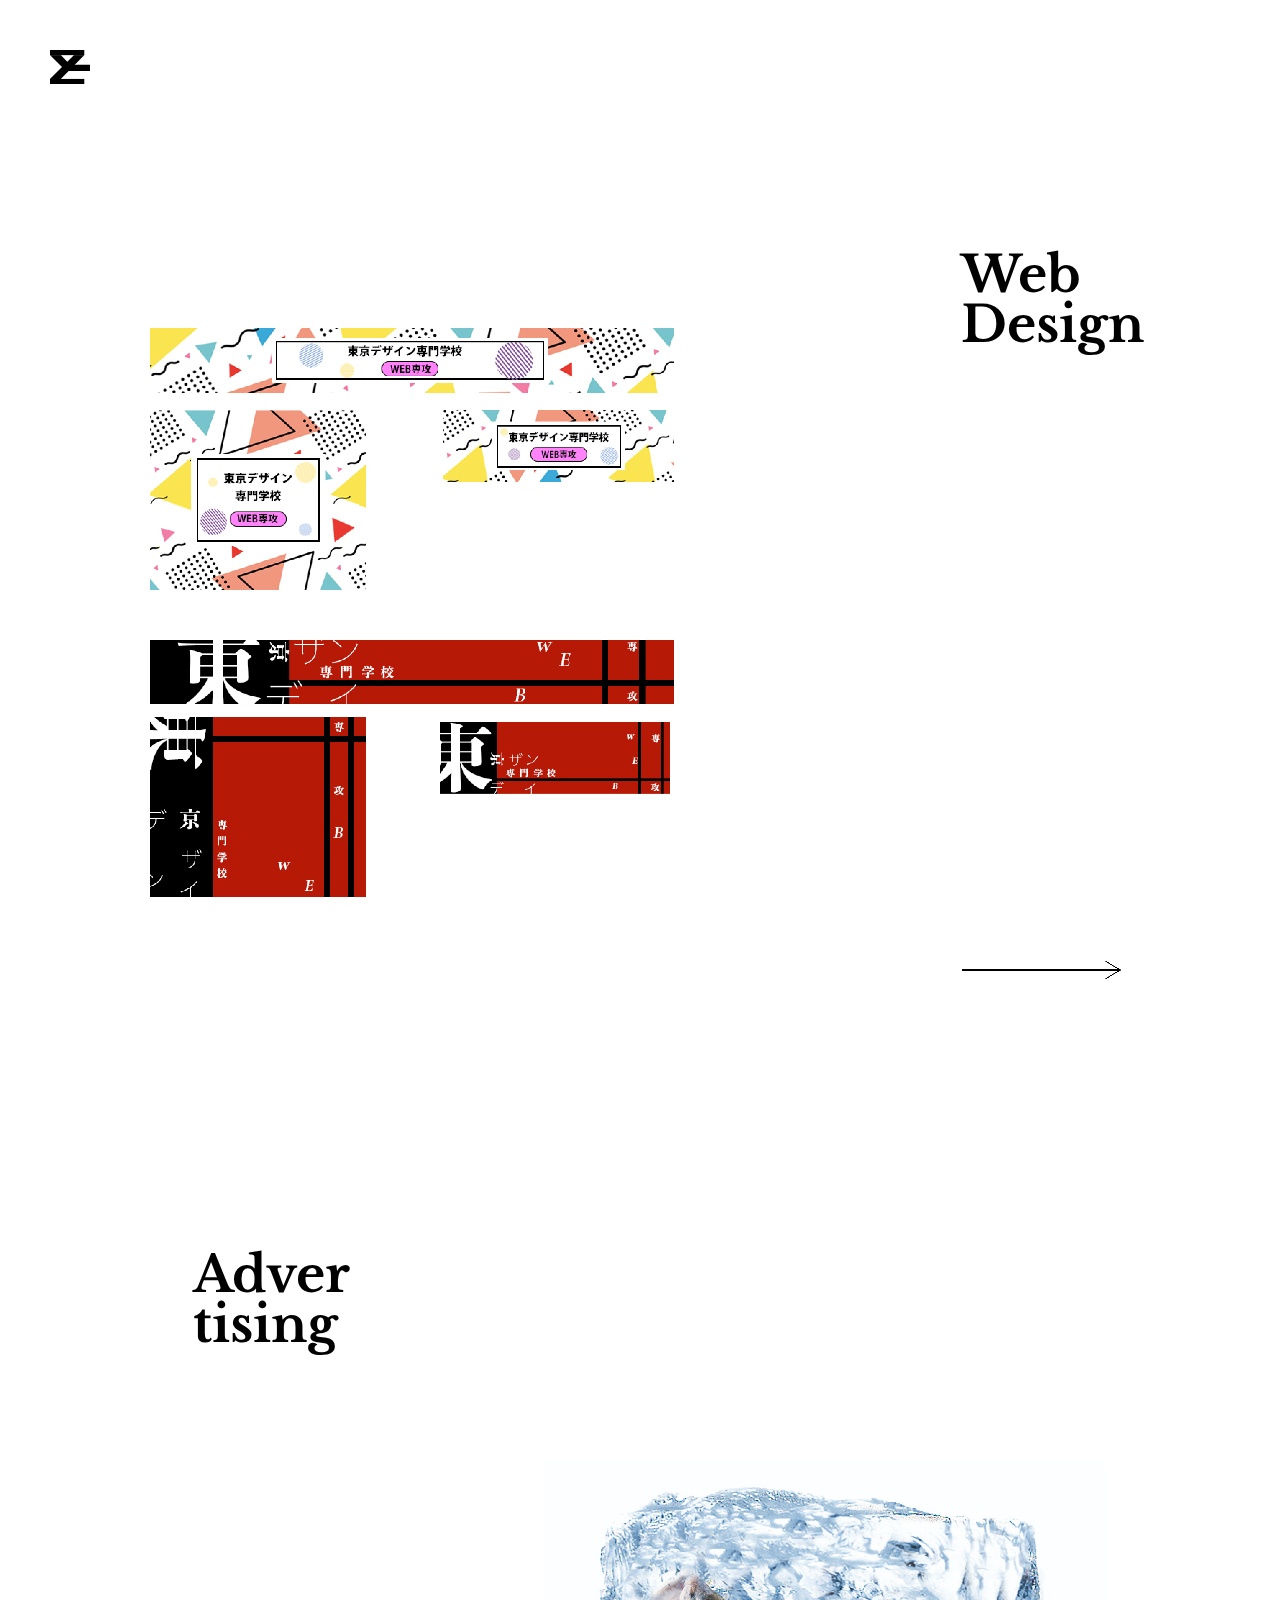
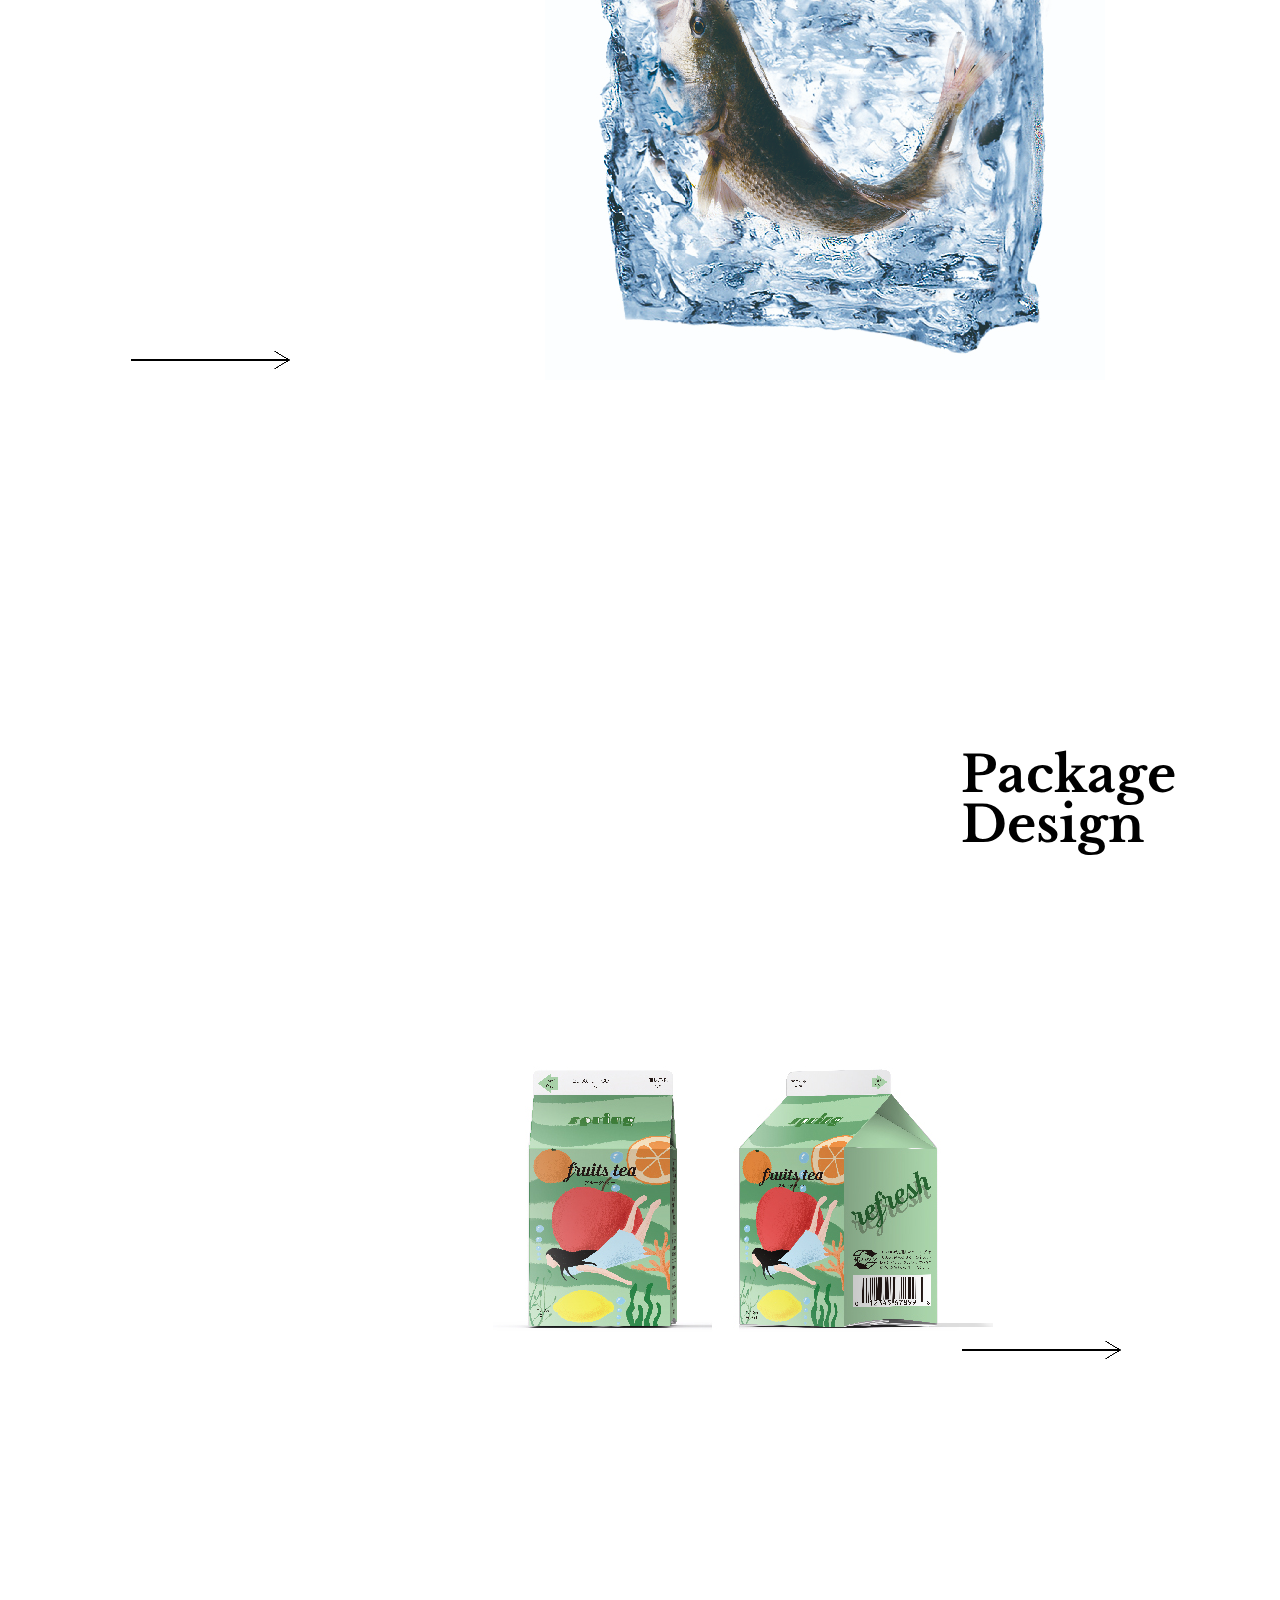
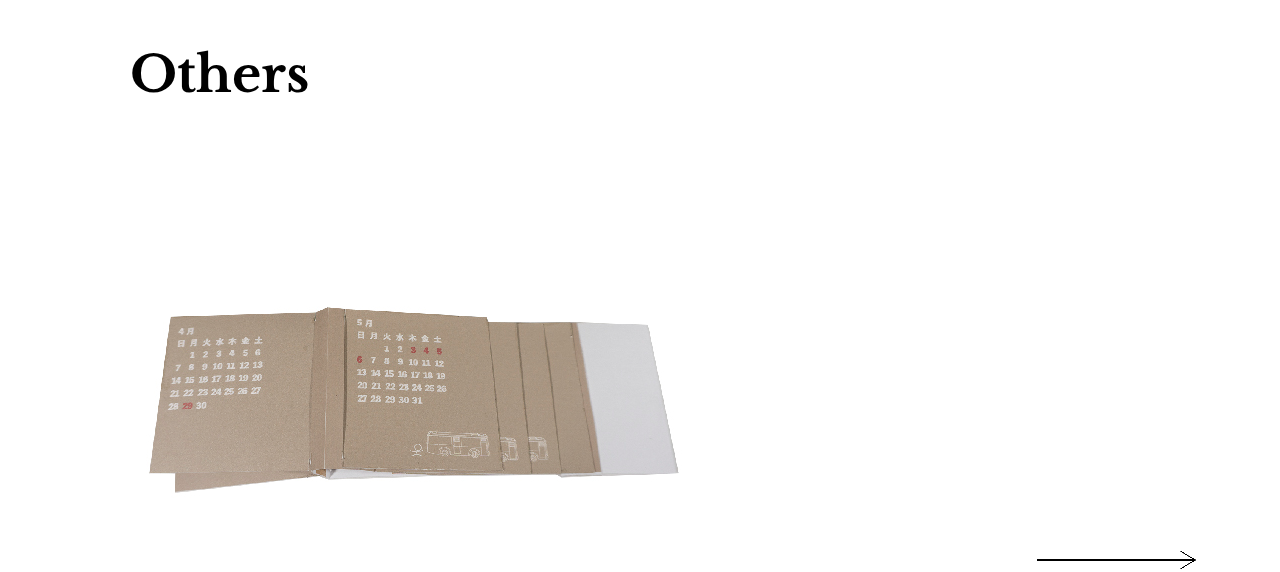
<file: works.html>
<!doctype html>
<html>
<head>
<meta charset="UTF-8">
<title>Works</title>
	<link rel="stylesheet" href="css/reset.css">
	<link rel="stylesheet" href="https://use.fontawesome.com/releases/v5.8.2/css/all.css" integrity="sha384-oS3vJWv+0UjzBfQzYUhtDYW+Pj2yciDJxpsK1OYPAYjqT085Qq/1cq5FLXAZQ7Ay" crossorigin="anonymous">
	<link href="https://fonts.googleapis.com/css?family=Libre+Baskerville:400,700&display=swap" rel="stylesheet">
	<link rel="stylesheet" href="css/works.css">
	<link rel="stylesheet" href="css/menu.css">
</head>

<body>
    <div class="logo"><a href="index.html"><img src="images/logo.png" alt=""></a></div>
	<div class="menubtn"></div>
	<div class="menuafter"></div>
	<div class="menu">
			<div class="menuleft">
			<li><a href="index.html">Home</a></li>
			<li><a href="profile.html">Profile</a></li>
			</div><!--left-->
			<li class="works"><a href="works.html">Works</a></li>
			<div class="menuright">
			<li><a href="web.html">Web Design</a></li>
			<li><a href="ad.html">Advertising</a></li>
			<li><a href="package.html">Package</a></li>
			<li><a href="others.html">Others</a></li>
			</div><!--right-->
	</div><!--menu-->
	<main>
		<div class="ad">
			<div class="items-grid">
				<div class="items">
					<div class="items-img">
						<img src="images/works1.jpg" alt="">
					</div>
					<div class="items-text">
						<div class="items-text-wrapper">
						</div>
					</div>
				</div>
			</div>
				<div class="adinner">
				<p>Web<br>Design</p>
				<a href="web.html" alt=""><img src="images/arrow.png"></a>
			</div>
		</div>
		<div class="web">
			<div class="webinner">
				<p>Adver<br>tising</p>
				<a href="ad.html" alt=""><img src="images/arrow.png"></a>
			</div>
			<div class="items-grid">
				<div class="items"><img src="images/works2.jpg" alt=""></div>
			</div>
		</div>
		<div class="package">
			<div class="items-grid">
				<div class="items"><img src="images/works3.jpg" alt=""></div>
			</div>
			<div class="packageinner">
				<p>Package<br>Design</p>
				<a href="package.html" alt=""><img src="images/arrow.png"></a>
			</div>
		</div>
		<div class="others">
			<p>Others</p>
			<div class="items-grid">
				<div class="items"><img src="images/works4.jpg" alt=""></div>
			</div>
			<div class="othersinner">
				<a href="others.html" alt=""><img src="images/arrow.png"></a>
			</div>
		</div>
	</main>
	<div class="return"><i class="fas fa-caret-up"></i></div>
	<script src="https://ajax.googleapis.com/ajax/libs/jquery/3.4.1/jquery.min.js"></script>
	<script>
		$('.menubtn').on({
			'click':function(){
				$('.menubtn').toggleClass('menubtnc');
				$('.menu').toggleClass('menuafter');	
			}
	});
		$('.return').on({
    			'click':function(){
        $('html,body').animate({scrollTop:0},700);
    	}
	});
		$(window).scroll(function(){
    	if($(this).scrollTop()>1){
        $('.menu').fadeOut(700);
		}else{
			$('.menu').fadeIn(1);
		}
	});
		$(window).scroll(function(){
    	if($(this).scrollTop()>100){
        $('.return').fadeIn(400);
    	}else{
        $('.return').fadeOut(400);
    	}
	});
	</script>
</body>
</html>
</file>
<file: css/style.css>
@charset "UTF-8";
/* CSS Document */
img{
	width: 60%;
	height: 60%;
	position: absolute;
	top: 50%;
	left: 50%;
	transform: translate(-50%,-50%);
	z-index: 10;
	overflow: hidden;
}
main{
	font-family: 'Libre Baskerville', serif;
}
main ul{
	font-size: 60px;
	position: absolute;
	font-weight: 700;
}
main ul:first-of-type{
	top: 20%;
	left: 15%;
}
main ul:last-of-type{
	top: 75%;
	right: 15%;
}
main ul li a{
	color: #171717;
}
main p{
	position: absolute;
	color: #171717;
	font-size:12px;
	line-height: 22px;
	top: 20%;
	right: 15%;
}
a{
	text-decoration: none;
}
a:hover{
	color: #DA0003;
}
</file>
<file: css/menu.css>
@charset "UTF-8";
/* CSS Document */
html{
	font-size: 62.5%;
}
a{
	text-decoration: none;
}
.menubtn{
	color: #DA0003;
	position: absolute;
	z-index: 10;
	top: 50px;
	right: 50px;
	font-size: 3rem;
	font-family: "Font Awesome 5 Free";
  	content: '\f0c9';
	font-weight: 700;
}
.menubtnc{
	font-size: 3rem;
	z-index: 10;
}
.menubtn::before {
  font-family: "Font Awesome 5 Free";
  content: '\f0c9';
  font-weight: 700;
}
.menubtnc::before {
  font-family: "Font Awesome 5 Free";
  content: '\f00d';
  font-weight: 700;
}
.menu{
	height: 100%;
	width: 100%;
	position: absolute;
	background-color: #626262;
	top: -200vh;
	transition: 1s all;
	z-index: 7;
	overflow: hidden;
}
.menu li{
	list-style: none;
}
.menu li a{
	font-family: 'Libre Baskerville', serif;
	font-size: 5rem;
	line-height: 8rem;
	font-weight: 700;
	color: #171717;
}
.works{
	position: absolute;
	top: 15%;
	right: 40%;
}
.menuleft{
	position: absolute;
	top: 15%;
	left: 15%;
	bottom: 15%
}
.menuright{
	position: absolute;
	top: 25%;
	right: 15%;
	bottom: 15%
}
.menuafter{
	top: 0px;
}
</file>
<file: css/ad.css>
@charset "UTF-8";
/* CSS Document */
.logo{
	position: absolute;
	top: 50px;
	left: 50px;
}
main{
	width: 1000px;
	margin: 200px auto 30px auto;
}
.mtop{
	width: 1000px;
	margin-bottom: 20px;
	border: solid 1px #181818;
}
.munder{
	display: flex;
}
.munder img{
	margin-left: 60%;
	height: 395px;
	border: solid 1px #181818;
}
h1:first-of-type{
	font-family: 'Libre Baskerville', serif;
	font-size: 20px;
	font-weight: 700;
	line-height: 50px;
    position: absolute;
	top: 150px;
	right: 150px;	
}
h1:last-of-type{
	font-family: 'Libre Baskerville', serif;
	font-size: 20px;
	font-weight: 700;
	line-height: 50px;
}
.concept{
	margin-top: 100px;
	margin-bottom: 300px;
}
h2{
	font-family: 'Libre Baskerville', serif;
	font-size: 40px;
	font-weight: 700;
	line-height: 50px;
	margin-bottom: 10px;
}
p{
	width: 600px;
	font-family: 'Libre Baskerville', serif;
	font-size: 12px;
	font-weight: 700;
	line-height: 20px;
}
.sunder{
	margin-left: 100px;
	display: flex;
}
.return{
	font-size: 5em;
	position: fixed;
	bottom: 30px;
    right: 30px;
	display: none;
}
</file>
<file: css/others.css>
@charset "UTF-8";
/* CSS Document */
.logo{
	position: absolute;
	top: 50px;
	left: 50px;
}
main{
	width: 1000px;
	margin: 200px auto 30px auto;
}
.imgtop{
	width: 600px;
	margin: 0 auto 20px auto;
}
.imgunder{
	display: flex;
	margin-bottom: 80px;
}
.video{
	width: 560px;
	margin: 0 auto 50px auto;
}
h1{
	font-family: 'Libre Baskerville', serif;
	font-size: 20px;
	font-weight: 700;
	line-height: 50px;
    position: absolute;
	top: 20%;
	right: 20%;
	
}
.concept{
	margin-top: 200px;
	margin-bottom: 200px;
}
h2{
	font-family: 'Libre Baskerville', serif;
	font-size: 50px;
	font-weight: 700;
	line-height: 50px;
	margin-bottom: 20px;
}
h3{
	font-family: 'Libre Baskerville', serif;
	font-size: 20px;
	font-weight: 700;
	line-height: 20px;
	margin-bottom: 10px;
}
.imgunder p{
	margin-right: 100px;
	font-family: 'Libre Baskerville', serif;
	font-size: 12px;
	font-weight: 700;
	line-height: 20px;
}
.return{
	font-size: 5em;
	position: fixed;
	bottom: 30px;
    right: 30px;
	display: none;
}
.concept p{
	margin-bottom: 30px;
	width: 600px;
}
</file>
<file: css/package.css>
@charset "UTF-8";
/* CSS Document */
.logo{
	position: absolute;
	top: 50px;
	left: 50px;
}
main{
	width: 1000px;
	margin: 200px auto 30px auto;
}
.imgtop{
	width: 900px;
	margin-bottom: 20px;
	margin-left: auto;
	margin-right: auto;
}
.imgunder{
	display: flex;
	margin-bottom: 50px;
}
h1{
	font-family: 'Libre Baskerville', serif;
	font-size: 20px;
	font-weight: 700;
	line-height: 50px;
    position: absolute;
	top: 20%;
	right: 20%;
	
}
.concept{
	margin-top: 200px;
	margin-bottom: 200px;
}
h2{
	font-family: 'Libre Baskerville', serif;
	font-size: 50px;
	font-weight: 700;
	line-height: 50px;
	margin-bottom: 20px;
}
h3{
	font-family: 'Libre Baskerville', serif;
	font-size: 20px;
	font-weight: 700;
	line-height: 20px;
	margin-bottom: 10px;
}
.imgunder p{
	margin-right: 100px;
	font-family: 'Libre Baskerville', serif;
	font-size: 12px;
	font-weight: 700;
	line-height: 20px;
}
.return{
	font-size: 5em;
	position: fixed;
	bottom: 30px;
    right: 30px;
	display: none;
}
.concept p{
	margin-bottom: 30px;
	width: 600px;
}
</file>
<file: css/profile.css>
@charset "UTF-8";
/* CSS Document */
html {
    overflow: -moz-hidden-unscrollable;
    height: 100%;
}

body::-webkit-scrollbar {
    display: none;
}

body {
    -ms-overflow-style: none;
    height: 100%;
	width: calc(100vw + 18px);
	overflow: auto;
}
main{
	width: 80%;
	margin-left: auto;
	margin-right: auto;
	margin-top: 200px;
	display: flex;
	position: relative;
	font-family: 'Libre Baskerville', serif;
}
.logo{
	width: 40px;
	height: 30px;
	position: absolute;
	top: 50px;
	left: 50px;
}
.left{
	width: 15%;
	margin-left: 20%;
}
.soft ul{
	display: flex;
	flex-wrap: wrap;
}
ul li img{
	width: 40px;
	height: 40px;
}
.right{
	width: 20%;
	margin-left: 70%;
	position: absolute;
}
h1{
	font-family: 'Libre Baskerville', serif;
	font-size: 40px;
	font-weight: 700;
	line-height: 50px;
	margin-bottom: 30px;
}
h2{
	font-family: 'Libre Baskerville', serif;
	font-size:20px;
	font-weight: 700;
	line-height: 50px;
	margin-bottom: 10px;
}
p{
	font-family: 'Libre Baskerville', serif;
	font-weight: 400;
	font-size: 12px;
	line-height: 20px;
	margin-bottom: 30px;
}
.right img{
	margin-bottom: 30px;
}
</file>
<file: css/web.css>
@charset "UTF-8";
/* CSS Document */
.logo{
	position: absolute;
	top: 50px;
	left: 50px;
}
main{
	width: 1000px;
	margin: 200px auto 30px auto;
}
.imgtop{
	width: 900px;
	margin: 0 auto 20px auto;
}
.imgunder{
	width: 900px;
	margin: 0 auto 20px auto;
}
h1{
	font-family: 'Libre Baskerville', serif;
	font-size: 20px;
	font-weight: 700;
	line-height: 30px;	
}
.imgtop h1{
	position: absolute;
	top: 20%;
	right: 20%;
}
.concept{
	margin-top: 200px;
	margin-bottom: 200px;
}
h2{
	font-family: 'Libre Baskerville', serif;
	font-size: 40px;
	font-weight: 700;
	line-height: 50px;
	margin-bottom: 10px;
}
.imgunder p{
	margin-right: 100px;
	font-family: 'Libre Baskerville', serif;
	font-size: 12px;
	font-weight: 700;
	line-height: 20px;
}
.return{
	font-size: 5em;
	position: fixed;
	bottom: 30px;
    right: 30px;
	display: none;
}
</file>
<file: css/works.css>
@charset "UTF-8";
/* CSS Document */
html {
    overflow: -moz-hidden-unscrollable;
    height: 100%;
}

body::-webkit-scrollbar {
    display: none;
}

body {
    -ms-overflow-style: none;
    height: 100%;
	width: calc(100vw + 18px);
	overflow: auto;
}
.logo{
	position: absolute;
	top: 50px;
	left: 50px;
}
main{
	width: 80%;
	position: relative;
	margin: 250px auto 0 auto;
}
body{
	margin-right: -15px; 
	margin-bottom: -15px;
}
body p{
	font-family: 'Libre Baskerville', serif;
	font-size: 5em;
	font-weight: 700;
}
.items-grid{
	position: absolute;
	overflow: hidden;
}
.items:after{
	content: "";
	display: block;
	background-color: #2D2D2D;
	opacity: 0.8;
	width: 100%;
	height: 100%;
	Position:absolute;
	top: 0;
	Left: 0;
	transform: scale(2) translateX(-55%)
	translateY(-75%) translateZ(0) rotate(-28deg);
	transition:transform 1.5s cubic-bezier(0.23,1,0.32,1);
}
.items:hover:after{
	transform: scale(2) translateX(0%)
	translateY(0%) translateZ(0) rotate(-28deg);
}
.ad{
	width: 80%;
	margin-top: 200px 0 200px 0;
	display: flex;
}
.adinner{
	margin-left: 100%;
}
.adinner a{
	margin-top: 610px;
	position: absolute;
}
.web{
	width: 80%;
	margin: 900px 0 200px 0;
	display: flex;
}
.webinner{
	margin-left: 0;
}
.webinner p{
	margin-left: 40%;
}
.webinner a{
	margin-top: 600px;
	position: absolute;
	margin-left: 0;
}
.web .items-grid{
	margin-left: 40%;
	margin-top: 210px;
	position: absolute;
}
.package{
	width: 80%;
	margin: 1000px 0 200px 0;
	display: flex;
}
.packageinner{
	margin-left: 100%;
}
.packageinner a{
	margin-top: 490px;
	position: absolute;
}
.package .items-grid{
	margin-top: 300px;
	margin-left: 35%;
	position: absolute;
}
.others{
	width: 80%;
	margin: 800px 0 500px 0;
	display: flex;
}
.others .items-grid{
	margin-top: 200px;
	margin-bottom: 200px;
}
.othersinner a{
	margin-left: 70%;
	margin-top: 500px;
	position: absolute;
}
.return{
	font-size: 5em;
	position: fixed;
	bottom: 50px;
    right: 50px;
	display: none;
}
</file>
